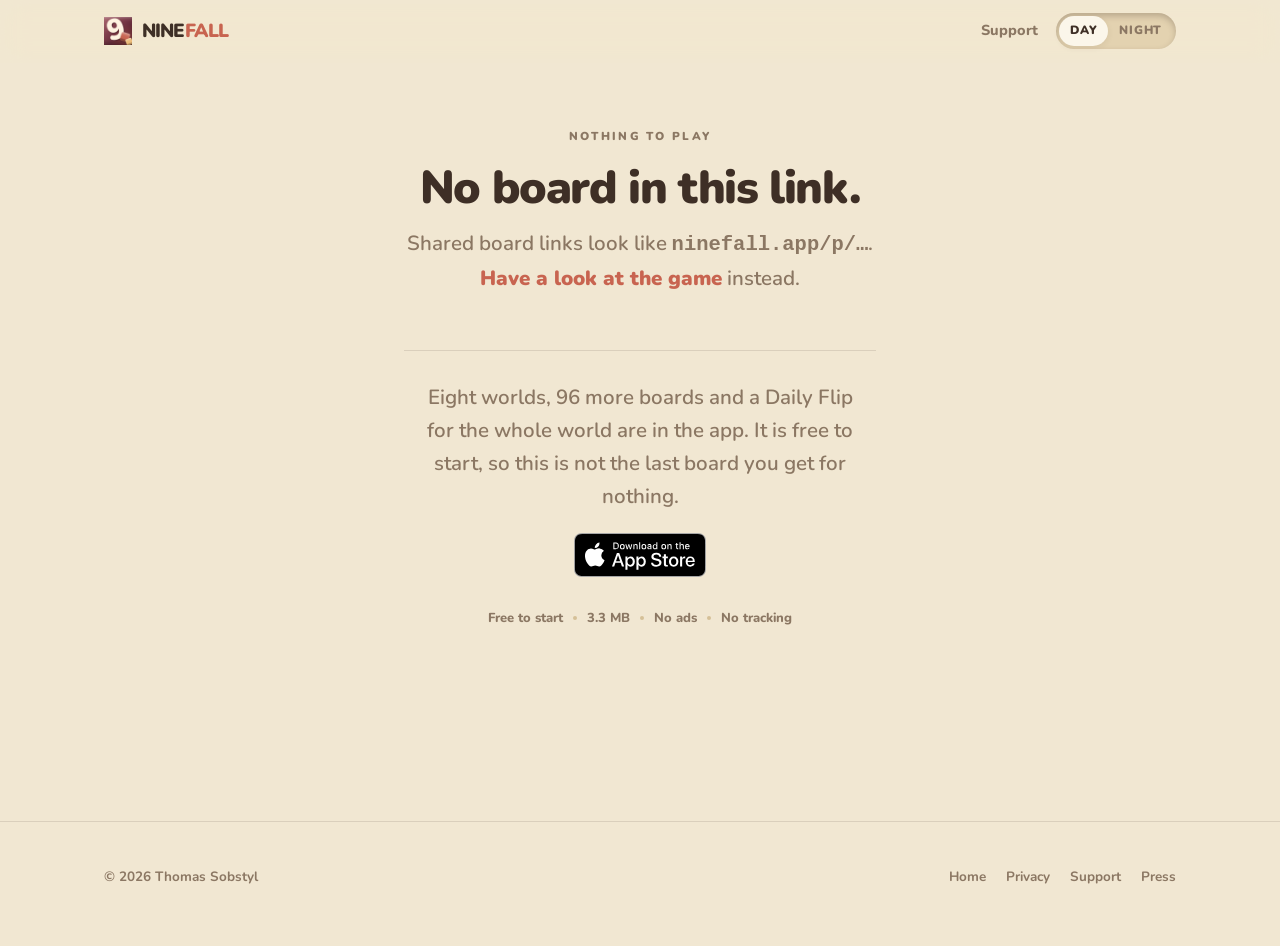
<file: play.html>
<!DOCTYPE html>
<html lang="en">
<head>
<meta charset="utf-8">
<meta name="viewport" content="width=device-width,initial-scale=1">
<title>A shared board — Ninefall</title>
<meta name="description" content="Someone sent you a Ninefall board. Play it right here, no install needed.">
<meta name="robots" content="noindex">
<meta property="og:title" content="Someone sent you a Ninefall board">
<meta property="og:description" content="Numbers add, past nine they roll over, and every lower number topples after them. Play it in your browser.">
<meta property="og:image" content="https://ninefall.app/assets/og.jpg">
<meta name="twitter:card" content="summary_large_image">
<meta name="theme-color" content="#F1E7D2" media="(prefers-color-scheme: light)">
<meta name="theme-color" content="#211A13" media="(prefers-color-scheme: dark)">
<link rel="icon" href="/favicon.ico" sizes="32x32">
<link rel="icon" href="/favicon.svg" type="image/svg+xml">
<link rel="apple-touch-icon" href="/apple-touch-icon.png">
<link rel="manifest" href="/site.webmanifest">
<link rel="preconnect" href="https://fonts.googleapis.com">
<link rel="preconnect" href="https://fonts.gstatic.com" crossorigin>
<link rel="stylesheet" href="https://fonts.googleapis.com/css2?family=Nunito:wght@400..900&display=swap">
<script>document.documentElement.classList.add('js')</script>
<link rel="stylesheet" href="/assets/site.css">
<style>
  .play-wrap{max-width:520px; margin-inline:auto; text-align:center;}
  .play-board{width:min(430px,100%); margin:26px auto 0;}
  .meta{display:flex; gap:8px; justify-content:center; flex-wrap:wrap; margin-top:18px;}
  .cta-block{margin-top:38px; padding-top:30px; border-top:1px solid var(--hair);}
  .appstore img{height:44px; width:auto;}
  :root[data-theme="night"] .appstore img{filter:invert(1);}
  @media (prefers-color-scheme:dark){:root:not([data-theme="day"]) .appstore img{filter:invert(1);}}
  .appstore{padding:0; background:none; box-shadow:none;}
  .appstore:hover{transform:translateY(-1px); box-shadow:none;}
</style>
</head>
<body>

<header class="nav">
  <div class="wrap">
    <a class="brand" href="/">
      <img src="/icon.png" alt="" width="28" height="28">
      <span class="wordmark">NINE<i>FALL</i></span>
    </a>
    <nav>
      <a href="/support">Support</a>
      <div class="theme-switch" role="group" aria-label="Theme">
        <button data-theme="day" aria-pressed="true">Day</button>
        <button data-theme="night" aria-pressed="false">Night</button>
      </div>
    </nav>
  </div>
</header>

<main>
<section>
  <div class="wrap play-wrap">
    <p class="eyebrow centred" id="eyebrow">A shared board</p>
    <h1 class="h2" id="title">Someone sent you a board.</h1>
    <p class="lead" id="blurb" style="margin-top:14px">Numbers add. Past nine they roll
      over. Every lower-numbered neighbour topples after them. Clear the whole thing.</p>

    <div class="meta" id="meta"></div>
    <div class="play-board" id="play-board"></div>

    <div class="cta-block">
      <p class="lead" style="max-width:38ch; margin-inline:auto">Eight worlds, 96 more
        boards and a Daily Flip for the whole world are in the app. It is free to start,
        so this is not the last board you get for nothing.</p>
      <div class="cta" style="justify-content:center; margin-top:20px">
        <a class="appstore" href="https://apps.apple.com/app/id6789261861">
          <img src="/assets/badge-download.svg" alt="Download Ninefall on the App Store">
        </a>
      </div>
      <p class="facts" style="justify-content:center">
        <span>Free to start</span><span>3.3 MB</span><span>No ads</span><span>No tracking</span>
      </p>
    </div>
  </div>
</section>
</main>

<footer>
  <div class="wrap">
    <span>&copy; 2026 Thomas Sobstyl</span>
    <nav>
      <a href="/">Home</a>
      <a href="/privacy">Privacy</a>
      <a href="/support">Support</a>
      <a href="/press">Press</a>
    </nav>
  </div>
</footer>

<script type="module">
  import { initTheme, initNav } from '/assets/site.js';
  import { decodeBoardCode } from '/assets/engine.js';
  import { mountBoard } from '/assets/board.js';

  initTheme(); initNav();

  const FLOURISH = {
    oneMove:      ['One placement',  'Clear the board in a single placement'],
    noRollover:   ['No rollover',    'Never roll past 9'],
    noOverplay:   ['No overplay',    'Never play onto a flipped tile'],
    finishOnNine: ['End on a 9',     'Your last placement must make a 9'],
    fullHand:     ['Full hand',      'Win using every number'],
  };

  // Accept both link shapes the app produces: /p/<code> and ?b=<code>.
  const fromPath = location.pathname.split('/').filter(Boolean);
  const pIdx = fromPath.indexOf('p');
  const code = (pIdx >= 0 && fromPath[pIdx + 1]) || new URLSearchParams(location.search).get('b');

  const level = code ? decodeBoardCode(code) : null;
  const elMeta = document.getElementById('meta');

  if (!level) {
    document.getElementById('eyebrow').textContent = 'Nothing to play';
    document.getElementById('title').textContent = code
      ? 'That link did not decode.' : 'No board in this link.';
    document.getElementById('blurb').innerHTML = code
      ? 'The board code is malformed or was made by a newer version of the game. Ask for a fresh link, or <a href="/" style="color:var(--ring);font-weight:900">start from the beginning</a>.'
      : 'Shared board links look like <code>ninefall.app/p/&hellip;</code>. <a href="/" style="color:var(--ring);font-weight:900">Have a look at the game</a> instead.';
  } else {
    const chips = [`${level.rows} &times; ${level.cols}`,
                   `${level.hand.length} tile${level.hand.length === 1 ? '' : 's'} in hand`];
    if (level.par != null) chips.push(`par ${level.par}`);
    const f = FLOURISH[level.flourish];
    if (f) chips.push(`${f[0]}: ${f[1]}`);
    elMeta.innerHTML = chips.map((c) => `<span class="chip">${c}</span>`).join('');

    mountBoard(document.getElementById('play-board'), level,
      { intro: 'Tap a tile in your hand, then a tile on the board.' });
  }
</script>
</body>
</html>
</file>
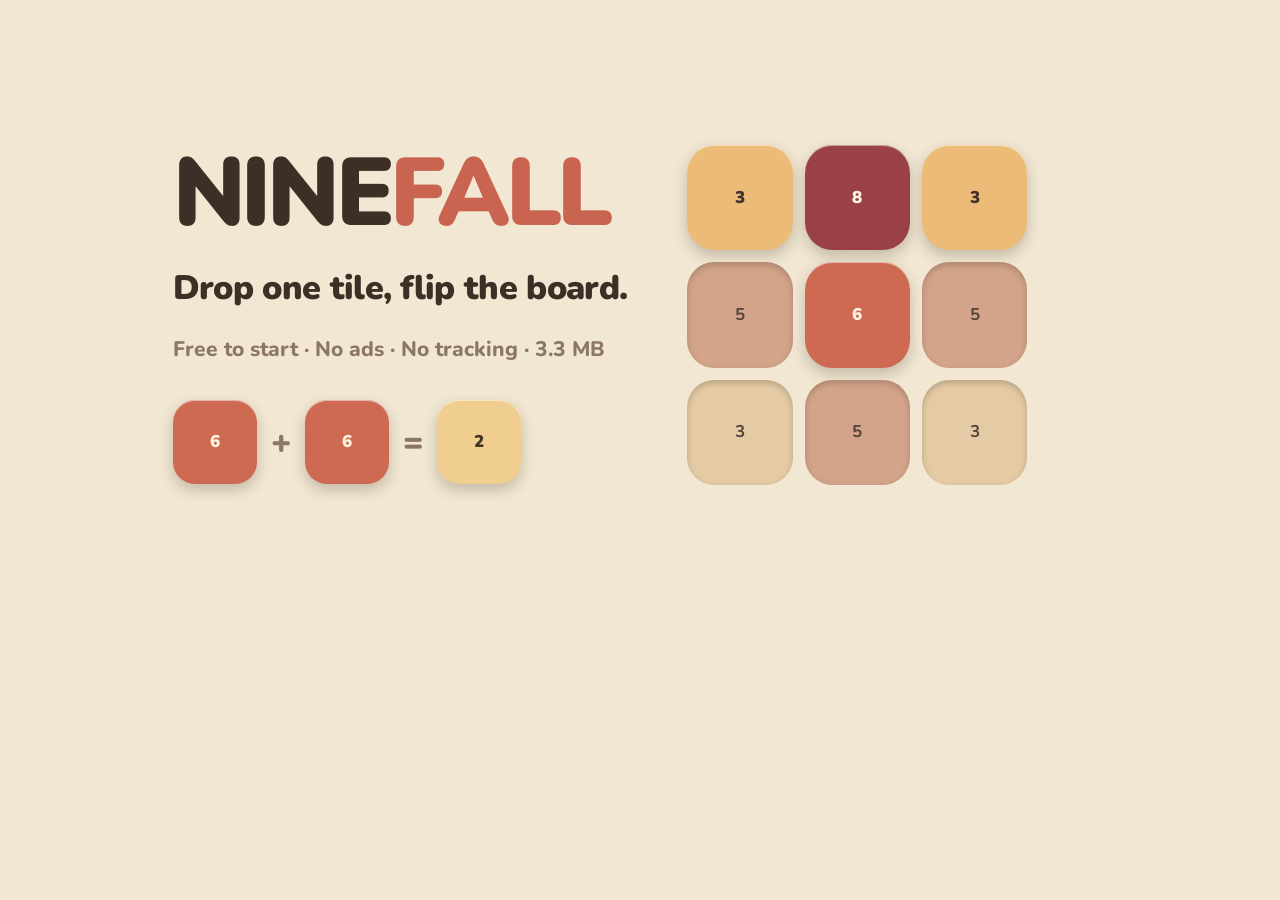
<file: tools/og.html>
<!DOCTYPE html><html lang="en" data-theme="day"><head><meta charset="utf-8">
<link rel="stylesheet" href="https://fonts.googleapis.com/css2?family=Nunito:wght@400..900&display=swap">
<link rel="stylesheet" href="/assets/site.css">
<style>
  html,body{margin:0;}
  body{width:1200px; height:630px; overflow:hidden; background:var(--paper);
       display:grid; place-items:center;}
  .card{display:grid; grid-template-columns:auto auto; gap:60px; align-items:center;}
  .left{text-align:left;}
  .wm{font-size:96px; font-weight:900; letter-spacing:-.045em; line-height:1;}
  .wm i{font-style:normal; color:var(--ring);}
  .tag{font-size:34px; font-weight:900; letter-spacing:-.02em; margin-top:18px;}
  .sub{font-size:21px; font-weight:800; color:var(--ink-soft); margin-top:16px;}
  .sum{display:flex; align-items:center; gap:14px; margin-top:34px;}
  .sum .tile{width:84px;}
  .sum .op{font-size:34px; font-weight:900; color:var(--ink-soft);}
  .board{display:grid; grid-template-columns:repeat(3,1fr); gap:12px; width:340px;}
  .board .tile{width:100%;}
</style></head><body>
<div class="card">
  <div class="left">
    <div class="wm">NINE<i>FALL</i></div>
    <div class="tag">Drop one tile, flip the board.</div>
    <div class="sub">Free to start &middot; No ads &middot; No tracking &middot; 3.3 MB</div>
    <div class="sum">
      <span class="tile" data-t="6"></span><span class="op">+</span>
      <span class="tile" data-t="6"></span><span class="op">=</span>
      <span class="tile" data-t="2"></span>
    </div>
  </div>
  <div class="board" id="b"></div>
</div>
<script type="module">
  import { RAMP } from '/assets/engine.js';
  // The Trap, mid-cascade: the played 8 and the tiles it has already toppled.
  const vals = [3,8,3, 5,6,5, 3,5,3];
  const up   = [1,1,1, 0,1,0, 0,0,0];
  const b = document.getElementById('b');
  b.innerHTML = vals.map((v,i) => {
    const c = up[i] ? RAMP.flipped[v] : RAMP.muted[v];
    const ink = up[i] ? RAMP.inkFlipped(v) : RAMP.inkMuted(v);
    const sh = up[i] ? 'var(--tile-rise)' : 'var(--tile-sink)';
    return `<span class="tile" style="--v:${c};--vi:${ink}">
      <span class="face" style="position:absolute;inset:0;display:grid;place-items:center;
        border-radius:26%;background:${c};color:${ink};box-shadow:${sh};
        font-weight:${up[i]?900:700}">${v}</span></span>`;
  }).join('');
  document.querySelectorAll('[data-t]').forEach(el => {
    const v = +el.dataset.t;
    el.innerHTML = `<span class="face" style="position:absolute;inset:0;display:grid;
      place-items:center;border-radius:26%;background:${RAMP.flipped[v]};
      color:${RAMP.inkFlipped(v)};box-shadow:var(--tile-rise);font-weight:900">${v}</span>`;
  });
</script></body></html>
</file>
<file: assets/site.css>
/* ==========================================================================
   Ninefall — ninefall.app
   Palette and tile treatment are lifted verbatim from the shipping app
   (ios/Ninefall/Theme.swift, TileViews.swift). The chips are physical
   objects; only the room's light changes between Day and Night.
   ========================================================================== */

:root{
  /* Warm Workshop, Day (Theme.light) */
  --paper:#F1E7D2;  --panel:#E3D2B0;  --panel-edge:#D5C098;  --card:#FBF6EA;
  --ink:#3E2F26;    --ink-soft:#8B7763; --ring:#C86450;
  --hair:rgba(62,47,38,.13);
  --shadow-s:0 2px 6px rgba(62,47,38,.08);
  --shadow-m:0 8px 24px rgba(62,47,38,.11);
  --shadow-l:0 28px 70px rgba(62,47,38,.17);
  --tile-sink:inset 0 3px 6px rgba(62,47,38,.26);
  --tile-rise:0 6px 14px rgba(62,47,38,.25), inset 0 1px 0 rgba(255,255,255,.5);

  /* The value ramp — luminance-monotonic, identical in both themes. */
  --v0:#F2E7CE; --v1:#F1DCAC; --v2:#F0CE8F; --v3:#ECBB78; --v4:#E6A468;
  --v5:#DC875C; --v6:#CE6A52; --v7:#B95349; --v8:#994145; --v9:#6F303F;
  --m0:#EFE9DA; --m1:#EDE2C9; --m2:#EAD8B7; --m3:#E5CBA5; --m4:#DEBB97;
  --m5:#D3A489; --m6:#C28E7E; --m7:#AC7973; --m8:#92686B; --m9:#6E555D;
  --stone-top:#93846F; --stone-bottom:#6E6152;

  --measure:1120px;
  --step:clamp(72px,10vw,132px);   /* vertical rhythm between sections */
}

:root[data-theme="night"]{
  --paper:#211A13;  --panel:#2E251A;  --panel-edge:#3C3122;  --card:#2B231B;
  --ink:#F2E7D4;    --ink-soft:#A6957F; --ring:#E0846F;
  --hair:rgba(242,231,212,.14);
  --shadow-s:0 2px 6px rgba(0,0,0,.3);
  --shadow-m:0 8px 24px rgba(0,0,0,.4);
  --shadow-l:0 28px 70px rgba(0,0,0,.55);
  --tile-sink:inset 0 3px 7px rgba(0,0,0,.45);
  --tile-rise:0 6px 16px rgba(0,0,0,.45), inset 0 1px 0 rgba(255,255,255,.22);
}
@media (prefers-color-scheme: dark){
  :root:not([data-theme="day"]){
    --paper:#211A13;  --panel:#2E251A;  --panel-edge:#3C3122;  --card:#2B231B;
    --ink:#F2E7D4;    --ink-soft:#A6957F; --ring:#E0846F;
    --hair:rgba(242,231,212,.14);
    --shadow-s:0 2px 6px rgba(0,0,0,.3);
    --shadow-m:0 8px 24px rgba(0,0,0,.4);
    --shadow-l:0 28px 70px rgba(0,0,0,.55);
    --tile-sink:inset 0 3px 7px rgba(0,0,0,.45);
    --tile-rise:0 6px 16px rgba(0,0,0,.45), inset 0 1px 0 rgba(255,255,255,.22);
  }
}

/* ---------- reset ---------- */
*,*::before,*::after{box-sizing:border-box;}
*{margin:0;}
html{-webkit-text-size-adjust:100%;}
body{
  background:var(--paper); color:var(--ink);
  font-family:Nunito,ui-rounded,"SF Pro Rounded",-apple-system,system-ui,sans-serif;
  font-size:17px; line-height:1.65; font-weight:600;
  -webkit-font-smoothing:antialiased; text-rendering:optimizeLegibility;
  overflow-x:hidden;
}
img,video,svg{display:block; max-width:100%; height:auto;}
button{font:inherit; color:inherit; background:none; border:0; cursor:pointer;}
a{color:inherit; text-decoration:none;}
:focus-visible{outline:3px solid var(--ring); outline-offset:3px; border-radius:6px;}

/* ---------- type ---------- */
h1,h2,h3,h4{font-weight:900; line-height:1.06; letter-spacing:-.02em;}
.display{font-size:clamp(46px,8.4vw,92px); letter-spacing:-.045em; line-height:.92;}
.h2{font-size:clamp(29px,4.3vw,46px); letter-spacing:-.03em;}
.h3{font-size:clamp(21px,2.5vw,27px); letter-spacing:-.02em;}
.eyebrow{
  font-size:11.5px; font-weight:900; letter-spacing:.2em; text-transform:uppercase;
  color:var(--ink-soft); display:flex; align-items:center; gap:10px; margin-bottom:18px;
}
.eyebrow::after{content:""; flex:1; height:1px; background:var(--hair);}
.lead{font-size:clamp(17.5px,2vw,20.5px); color:var(--ink-soft); line-height:1.6;}
.soft{color:var(--ink-soft);}
.accent{color:var(--ring);}
p + p{margin-top:.85em;}
strong{font-weight:900; color:var(--ink);}

/* the wordmark, set live: Nunito Black, -4.5% tracking, two-tone */
.wordmark{font-weight:900; letter-spacing:-.045em; line-height:1; white-space:nowrap;}
.wordmark i{font-style:normal; color:var(--ring);}

/* ---------- layout ---------- */
.wrap{max-width:var(--measure); margin-inline:auto; padding-inline:24px;}
section{padding-block:calc(var(--step)/2);}
.rule{height:1px; background:var(--hair); border:0; margin:0;}

/* ---------- site chrome ---------- */
.nav{
  position:sticky; top:0; z-index:50; background:color-mix(in srgb,var(--paper) 88%,transparent);
  backdrop-filter:saturate(180%) blur(14px); border-bottom:1px solid transparent;
  transition:border-color .3s ease;
}
.nav.stuck{border-bottom-color:var(--hair);}
/* The nav is sticky and 62px tall, so an in-page anchor has to stop short of
   it or the section's eyebrow lands underneath. */
section[id]{scroll-margin-top:78px;}
.nav .wrap{display:flex; align-items:center; gap:18px; height:62px;}
.nav .brand{display:flex; align-items:center; gap:10px; font-size:19px;}
.nav .brand img{width:28px; height:28px;}
.nav nav{margin-left:auto; display:flex; align-items:center; gap:6px;}
.nav nav a{
  padding:7px 12px; border-radius:10px; font-size:14.5px; font-weight:800; color:var(--ink-soft);
}
.nav nav a:hover{color:var(--ink); background:var(--card);}

/* ---------- chips & buttons ---------- */
.chip{
  display:inline-flex; align-items:center; gap:7px; padding:7px 13px; border-radius:999px;
  background:var(--card); box-shadow:var(--shadow-s); font-size:12.5px; font-weight:800;
  letter-spacing:.02em; color:var(--ink-soft); white-space:nowrap;
}
.btn{
  display:inline-flex; align-items:center; justify-content:center; gap:9px;
  padding:14px 22px; border-radius:16px; font-weight:900; font-size:16px;
  letter-spacing:-.01em; transition:transform .12s ease, box-shadow .12s ease;
}
.btn-primary{background:var(--ink); color:var(--paper); box-shadow:0 4px 0 var(--panel-edge);}
.btn-primary:hover{transform:translateY(-1px); box-shadow:0 5px 0 var(--panel-edge);}
.btn-primary:active{transform:translateY(2px); box-shadow:0 2px 0 var(--panel-edge);}
.btn-ghost{background:var(--card); color:var(--ink); box-shadow:var(--shadow-s);}
.btn-ghost:hover{transform:translateY(-1px); box-shadow:var(--shadow-m);}
.btn-sm{padding:9px 15px; font-size:14px; border-radius:12px;}

/* Day / Night switch, named after the app's own themes */
.theme-switch{
  display:inline-flex; padding:3px; border-radius:999px; background:var(--panel);
  box-shadow:var(--tile-sink);
}
.theme-switch button{
  padding:5px 11px; border-radius:999px; font-size:12px; font-weight:900;
  letter-spacing:.06em; text-transform:uppercase; color:var(--ink-soft);
}
.theme-switch button[aria-pressed="true"]{background:var(--card); color:var(--ink); box-shadow:var(--shadow-s);}

/* ---------- tiles ---------- */
.tile{
  position:relative; aspect-ratio:1; border-radius:26%;
  display:grid; place-items:center; font-weight:900; font-variant-numeric:tabular-nums;
  transform-style:preserve-3d; transition:transform .42s cubic-bezier(.2,.85,.3,1);
  background:transparent; user-select:none;
}
.tile .face{
  position:absolute; inset:0; display:grid; place-items:center;
  border-radius:26%; backface-visibility:hidden; -webkit-backface-visibility:hidden;
}
.tile .down{ /* unflipped: sunken into the board, flat and chalky */
  background:var(--m); color:var(--mi); box-shadow:var(--tile-sink); font-weight:700;
}
.tile .up{   /* flipped: an enamelled chip, raised with a rim light */
  background:var(--v); color:var(--vi); box-shadow:var(--tile-rise);
  transform:rotateY(180deg);
}
.tile.is-flipped{transform:rotateY(180deg);}
.tile.stone .down{
  background:linear-gradient(160deg,var(--stone-top),var(--stone-bottom));
  color:transparent; box-shadow:var(--tile-sink);
}
.tile.gem .down::after{
  content:""; position:absolute; top:9%; right:9%; width:16%; height:16%;
  background:#3E7D74; border-radius:3px; transform:rotate(45deg);
}
.tile.is-target{outline:3px solid var(--ring); outline-offset:3px;}
.tile.is-ghost .down{filter:brightness(1.06);}
.tile.playable{cursor:pointer;}
.tile.playable:hover{filter:brightness(1.04);}

/* ---------- the board ---------- */
.board-shell{
  background:var(--panel); border-radius:26px; padding:14px;
  box-shadow:var(--shadow-l), inset 0 1px 0 rgba(255,255,255,.14);
}
.board{display:grid; gap:9px;}
.rack{display:flex; gap:11px; justify-content:center; margin-top:16px; min-height:64px;}
.rack .tile{width:62px; cursor:pointer; transition:transform .18s ease, box-shadow .18s ease;}
.rack .tile .up{transform:none;}          /* hand tiles always show their face */
.rack .tile.sel{transform:translateY(-9px) scale(1.05);}
.rack .tile.sel .up{box-shadow:var(--tile-rise),0 0 0 3px var(--ring);}
.rack .slot{width:62px; aspect-ratio:1; border-radius:26%; box-shadow:var(--tile-sink);
  background:var(--panel); opacity:.5;}

.demo-status{
  min-height:2.9em; margin-top:14px; text-align:center; font-size:15px;
  font-weight:800; color:var(--ink-soft); line-height:1.45;
}
.demo-status b{color:var(--ink);} .demo-status .win{color:var(--ring);}
.demo-bar{display:flex; gap:8px; justify-content:center; margin-top:6px;}

/* ---------- hero ---------- */
.hero{padding-top:clamp(28px,5vw,60px);}
.hero .wrap{
  display:grid; grid-template-columns:minmax(0,1.02fr) minmax(0,.98fr);
  gap:clamp(32px,6vw,76px); align-items:center;
}
.hero .display{margin:14px 0 0;}
.hero .tagline{font-size:clamp(20px,2.7vw,27px); font-weight:900; letter-spacing:-.02em; margin-top:16px;}
.hero .lead{margin-top:12px; max-width:44ch;}
.hero .cta{display:flex; align-items:center; gap:14px; flex-wrap:wrap; margin-top:26px;}
.facts{
  display:flex; flex-wrap:wrap; gap:8px 10px; margin-top:22px;
  font-size:13px; font-weight:800; color:var(--ink-soft);
}
.facts span{display:flex; align-items:center; gap:10px;}
.facts span+span::before{content:""; width:4px; height:4px; border-radius:50%; background:var(--panel-edge);}

.appstore{
  display:inline-flex; align-items:center; gap:11px; padding:12px 20px 12px 17px;
  border-radius:15px; background:var(--ink); color:var(--paper);
  box-shadow:0 4px 0 var(--panel-edge); transition:transform .12s ease, box-shadow .12s ease;
}
.appstore:hover{transform:translateY(-1px); box-shadow:0 5px 0 var(--panel-edge);}
.appstore:active{transform:translateY(2px); box-shadow:0 2px 0 var(--panel-edge);}
.appstore svg{width:26px; height:26px; fill:currentColor; flex:none;}
.appstore .l1{display:block; font-size:10.5px; font-weight:800; letter-spacing:.09em;
  text-transform:uppercase; opacity:.72; line-height:1.25;}
.appstore .l2{display:block; font-size:17px; font-weight:900; letter-spacing:-.02em; line-height:1.15;}

.soon{
  display:inline-flex; align-items:center; gap:9px; padding:12px 17px; border-radius:15px;
  border:1.5px dashed var(--panel-edge); color:var(--ink-soft); font-size:13.5px; font-weight:800;
}

/* ---------- value ramp, used as a rule ---------- */
.ramp{display:flex; gap:4px; margin:0;}
.ramp span{
  flex:1; height:9px; border-radius:3px; background:var(--c);
}

/* ---------- generic two-column band ---------- */
.band{display:grid; grid-template-columns:repeat(2,minmax(0,1fr)); gap:clamp(30px,5.5vw,72px); align-items:center;}
.band.reverse .band-media{order:2;}

/* ---------- laws ---------- */
.laws{display:grid; grid-template-columns:repeat(3,1fr); gap:16px;}
.law{background:var(--card); border-radius:22px; padding:26px 24px; box-shadow:var(--shadow-s);}
.law .sum{display:flex; align-items:center; gap:9px; margin-bottom:18px;}
.law .sum .tile{width:46px;}
.law .sum .op{font-size:19px; font-weight:900; color:var(--ink-soft);}
.law h3{margin-bottom:7px;}
.law p{font-size:14.5px; color:var(--ink-soft); line-height:1.55;}

/* ---------- worlds index ---------- */
.worlds{border-top:1px solid var(--hair);}
.world{
  display:grid; grid-template-columns:auto 1fr auto; gap:22px; align-items:center;
  padding:19px 4px; border-bottom:1px solid var(--hair);
}
.world .no{
  width:46px; aspect-ratio:1; border-radius:26%; display:grid; place-items:center;
  background:var(--v); color:var(--vi); font-weight:900; font-size:19px;
  box-shadow:var(--tile-rise); flex:none;
}
.world h3{font-size:clamp(19px,2.2vw,24px);}
.world .tag{font-size:14.5px; color:var(--ink-soft); margin-top:2px;}
.world .mech{font-size:12.5px; font-weight:800; color:var(--ink-soft); text-align:right;
  letter-spacing:.04em; text-transform:uppercase; max-width:15ch;}
.world.locked .no{background:var(--panel); color:var(--ink-soft); box-shadow:var(--tile-sink);}

/* ---------- spec sheet ---------- */
.spec{display:grid; grid-template-columns:repeat(2,minmax(0,1fr)); gap:0 clamp(30px,5vw,64px);}
.spec div{display:flex; justify-content:space-between; gap:20px; align-items:baseline;
  padding:13px 0; border-bottom:1px solid var(--hair);}
.spec dt{font-weight:800; color:var(--ink-soft); font-size:14.5px;}
.spec dd{font-weight:900; text-align:right; font-size:15px;}

/* ---------- device frame ---------- */
.device{
  width:min(300px,74vw); margin-inline:auto; border-radius:13% / 6%;
  background:var(--ink); padding:8px; box-shadow:var(--shadow-l);
}
.device img,.device video{border-radius:11% / 5.2%; width:100%;}

/* ---------- pricing ---------- */
.buy{background:var(--card); border-radius:30px; padding:clamp(36px,5.5vw,62px) 30px; text-align:center;
  box-shadow:var(--shadow-m);}
.eyebrow.centred,.buy .eyebrow{justify-content:center;}
.eyebrow.centred::after,.buy .eyebrow::after{display:none;}
.buy .amount{font-size:clamp(50px,8.5vw,84px); font-weight:900; letter-spacing:-.05em; line-height:1;}
.buy ul{list-style:none; padding:0; margin:26px auto 0; max-width:640px;
  display:flex; flex-wrap:wrap; gap:9px 20px; justify-content:center;
  font-size:14px; font-weight:800; color:var(--ink-soft);}
.buy li::before{content:"✓"; color:#3E7D74; font-weight:900; margin-right:7px;}

/* ---------- panels / footer ---------- */
.panel{background:var(--card); border-radius:24px; padding:30px 30px; box-shadow:var(--shadow-s);}
footer{padding-block:44px 60px; border-top:1px solid var(--hair); margin-top:var(--step);}
footer .wrap{display:flex; flex-wrap:wrap; gap:18px 30px; align-items:center;
  font-size:13.5px; font-weight:700; color:var(--ink-soft);}
footer nav{display:flex; gap:20px; margin-left:auto; flex-wrap:wrap;}
footer a:hover{color:var(--ink);}

/* ---------- prose (privacy / support / press) ---------- */
.prose{max-width:70ch;}
.prose h2{font-size:clamp(23px,3vw,30px); margin:44px 0 14px;}
.prose h3{font-size:19px; margin:30px 0 8px;}
.prose p,.prose li{color:var(--ink-soft); font-size:16.5px;}
.prose ul{padding-left:22px; margin-top:10px;}
.prose li{margin-bottom:7px;}
.prose a{color:var(--ring); font-weight:800; text-decoration:underline; text-underline-offset:3px;}
.prose .updated{font-size:13.5px; font-weight:800;}

/* ---------- reveal ---------- */
/* Progressive enhancement: without JS the `js` class is never set, so nothing
   is ever hidden. */
.js .rv{opacity:0; transform:translateY(22px);
  transition:opacity .75s ease,transform .75s cubic-bezier(.2,.7,.2,1);}
.js .rv.in{opacity:1; transform:none;}

@media (prefers-reduced-motion:reduce){
  html{scroll-behavior:auto;}
  .js .rv{opacity:1; transform:none; transition:none;}
  .tile{transition:none;}
  *{animation:none !important;}
}

/* ---------- responsive ---------- */
@media (max-width:900px){
  .hero .wrap{grid-template-columns:1fr; gap:44px;}
  .band,.band.reverse{grid-template-columns:1fr;}
  .band.reverse .band-media{order:0;}
  .laws{grid-template-columns:1fr;}
  .spec{grid-template-columns:1fr;}
  .nav nav a.hide-sm{display:none;}
}
@media (max-width:620px){
  /* The nav links live in the footer too, so drop them rather than let them
     collide with the wordmark. */
  .nav nav a{display:none;}
  .facts{gap:6px 16px;}
  .facts span+span::before{display:none;}
}
@media (max-width:560px){
  body{font-size:16.5px;}
  .world{grid-template-columns:auto 1fr; gap:16px; padding:16px 2px;}
  .world .mech{display:none;}
  .rack .tile,.rack .slot{width:54px;}
  .buy{padding-inline:22px;}
}
</file>
